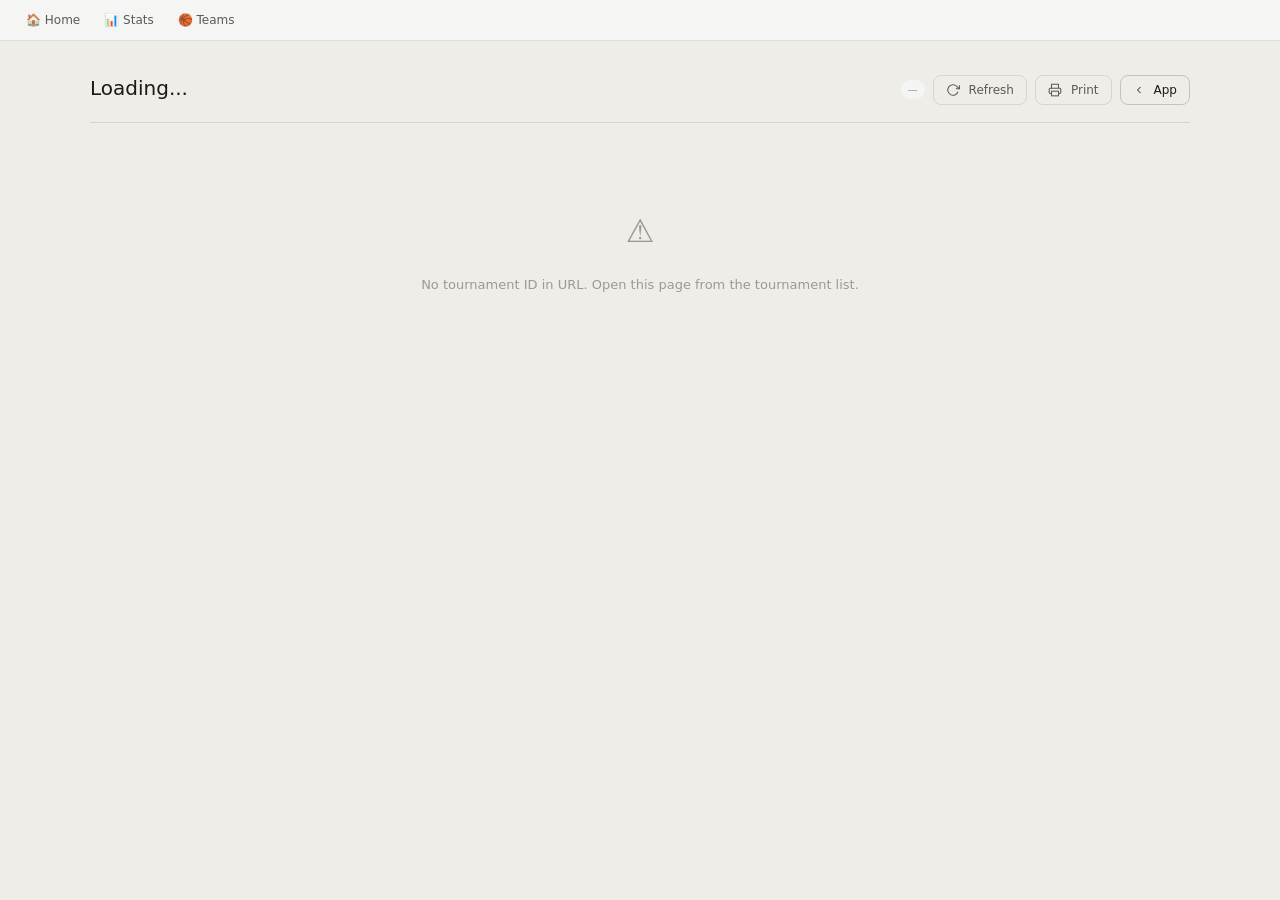
<file: pb_public/bracket.html>
<!DOCTYPE html>
<html lang="en">
<head>
<meta charset="UTF-8">
<meta name="viewport" content="width=device-width, initial-scale=1.0, maximum-scale=1.0">
<title>Bracket View — Tournament Manager</title>
<link rel="stylesheet" href="assets/css/styles.css?v=3.0.1">
<style>

  /* ============================================================
     BADGE / SEED TOGGLE
     .show-badges on #bc-wrap  → circles visible, seeds hidden
     Default                   → seeds visible, circles hidden
     ============================================================ */
  .bc-seed-num  { opacity: 1; transition: opacity .15s; }
  .bc-badge     { opacity: 0; transition: opacity .15s; pointer-events: none; }

  .show-badges .bc-seed-num { opacity: 0; }
  .show-badges .bc-badge    { opacity: 1; }

  /* ============================================================
     MOBILE TAB LAYOUT
     .mobile-tabs on #bc-wrap → show tab bar, panels switch
     ============================================================ */
  .bc-tab-bar {
    display         : none;
    gap             : 6px;
    padding         : 8px 12px 0;
    border-bottom   : 0.5px solid var(--border-light, #333);
    background      : var(--bg-secondary, #1e1e1e);
  }
  .bc-tab-btn {
    flex            : 1;
    padding         : 7px 0;
    font-size       : 12px;
    font-weight     : 500;
    text-align      : center;
    color           : var(--text-tertiary, #888);
    background      : none;
    border          : none;
    border-bottom   : 2px solid transparent;
    cursor          : pointer;
    font-family     : inherit;
    margin-bottom   : -1px;
    transition      : color .15s, border-color .15s;
  }
  .bc-tab-btn.active {
    color        : var(--accent, #1D9E75);
    border-color : var(--accent, #1D9E75);
  }

  /* Tab panels — hidden by default inside .mobile-tabs */
  .bc-tab-panel           { display: block; }

  /* ============================================================
     TOGGLE BUTTONS IN HEADER
     ============================================================ */
  .btn-toggle {
    display      : inline-flex;
    align-items  : center;
    gap          : 5px;
    padding      : 5px 10px;
    font-size    : 12px;
    font-weight  : 500;
    border-radius: var(--radius-md, 6px);
    border       : 0.5px solid var(--border-light, #444);
    background   : var(--bg-secondary, #1e1e1e);
    color        : var(--text-secondary, #bbb);
    cursor       : pointer;
    font-family  : inherit;
    transition   : background .15s, color .15s, border-color .15s;
  }
  .btn-toggle:hover        { background: var(--bg-tertiary, #2a2a2a); color: var(--text-primary, #eee); }
  .btn-toggle.active       { background: var(--accent, #1D9E75); color: #fff; border-color: var(--accent, #1D9E75); }
  .btn-toggle svg          { width: 14px; height: 14px; flex-shrink: 0; }

  /* ============================================================
     PRINT
     ============================================================ */
  @media print {
    .app-nav,
    .bottom-nav,
    .bracket-page-actions,
    .bc-zoom-controls,
    .bc-zoom-hint,
    .bc-tab-bar             { display: none !important; }
    body                    { background: #fff; }
    .bc-match               { break-inside: avoid; }
    .bc-zoom-wrap           { overflow: visible !important; height: auto !important; }
    .bc-inner               { transform: none !important; }
  }
  /* Add inside the <style> block in bracket.html */
  @media (min-width: 769px) {
    #btn-orientation { display: none; }
  }
</style>
</head>
<body>

<!-- =========================================================================
     SVG ICON SPRITE — fetched once, injected into DOM
     bracket.js references #icon-trophy via <use href="#icon-trophy">
     ========================================================================= -->
<script>
  fetch('assets/icons.svg')
    .then(r => r.text())
    .then(svg => {
      const div = document.createElement('div');
      div.innerHTML = svg;
      // Insert as very first child of body so all <use> refs resolve
      document.body.insertBefore(div.firstChild, document.body.firstChild);
    })
    .catch(() => {}); // non-fatal — trophy falls back gracefully if icons.svg missing
</script>

<!-- =========================================================================
     TOP NAV
     ========================================================================= -->
 <nav class="app-nav" id="app-nav">
    <div class="app-nav-links">
      <a href="index.html" class="nav-link" id="nav-home">🏠 Home</a>
      <a href="stats.html" class="nav-link" id="nav-stats">📊 Stats</a>
      <a href="teams.html" class="nav-link" id="nav-teams">🏀 Teams</a>
    </div>
    <div id="auth-controls"></div>
  </nav>

  <!-- Bottom nav bar (mobile only) -->
  <nav class="bottom-nav">
    <a href="index.html" class="bottom-nav-item active">
      <span class="nav-icon">🏠</span>Home
    </a>
    <a href="stats.html" class="bottom-nav-item">
      <span class="nav-icon">📊</span>Stats
    </a>
    <a href="teams.html" class="bottom-nav-item">
      <span class="nav-icon">🏀</span> Teams
    </a>
    <a href="login.html" class="bottom-nav-item" id="bottom-nav-auth">
      <span class="nav-icon">👤</span>Account
    </a>
  </nav>

<!-- =========================================================================
     PAGE CONTENT
     ========================================================================= -->
<div class="page-wrapper">
<div class="app wide">

  <!-- BRACKET PAGE HEADER -------------------------------------------------- -->
  <div class="app-header">
    <div>
      <div class="bracket-page-title" id="bracket-title">Loading...</div>
      <div class="bracket-page-meta"  id="bracket-meta"></div>
    </div>

    <!-- Action buttons — right side of header -->
    <div class="app-header-right bracket-page-actions"
         style="display:flex;align-items:center;gap:8px;flex-wrap:wrap;">

      <span class="status-badge badge-pending" id="bracket-status">—</span>

      <!-- Tab / full view toggle -->
     <button class="btn-toggle" id="btn-orientation"
              onclick="BracketPage.toggleOrientation(); this.classList.toggle('active');"
              title="Switch between top-down and left-right bracket layout">
        <svg width="14" height="14"><use href="#icon-bracket"/></svg>
        Horizontal
      </button>

      <button class="btn sm ghost" onclick="BracketPage.refresh()" title="Reload bracket data">
        <svg width="14" height="14" style="vertical-align:-2px;margin-right:3px">
          <use href="#icon-refresh"/>
        </svg>
        Refresh
      </button>

      <button class="btn sm ghost" onclick="BracketPage.print()" title="Print bracket">
        <svg width="14" height="14" style="vertical-align:-2px;margin-right:3px">
          <use href="#icon-print"/>
        </svg>
        Print
      </button>

      <a class="btn sm" href="index.html">
        <svg width="12" height="12" style="vertical-align:-1px;margin-right:3px">
          <use href="#icon-back"/>
        </svg>
        App
      </a>

    </div>
  </div>

  <!-- CHAMPION BOX — shown only when tournament is completed --------------- -->
  <div class="champion-box" id="champion-box" style="display:none;animation:none;"></div>

  <!-- BRACKET CANVAS — populated by bracket.js ---------------------------- -->
  <div id="bracket-canvas-area">
    <div class="no-bracket">
      <svg width="32" height="32" style="display:block;margin:0 auto 0.75rem">
        <use href="#icon-pending"/>
      </svg>
      Loading bracket...
    </div>
  </div>

</div><!-- /.app -->
</div><!-- /.page-wrapper -->

<!-- =========================================================================
     SCRIPTS
     bracket.js references:
       • BracketPage.toggleBadges() — defined in bracket.js
       • BracketPage.toggleTabs()   — defined in bracket.js
       • #bc-wrap                   — rendered inside bracket-canvas-area by bracket.js
       • #icon-trophy               — from icons.svg sprite
     ========================================================================= -->
<script src="assets/js/pocketbase.umd.js"></script>
<script src="assets/js/bracket.js?v=6.0.1>"></script>
</body>
</html>
</file>
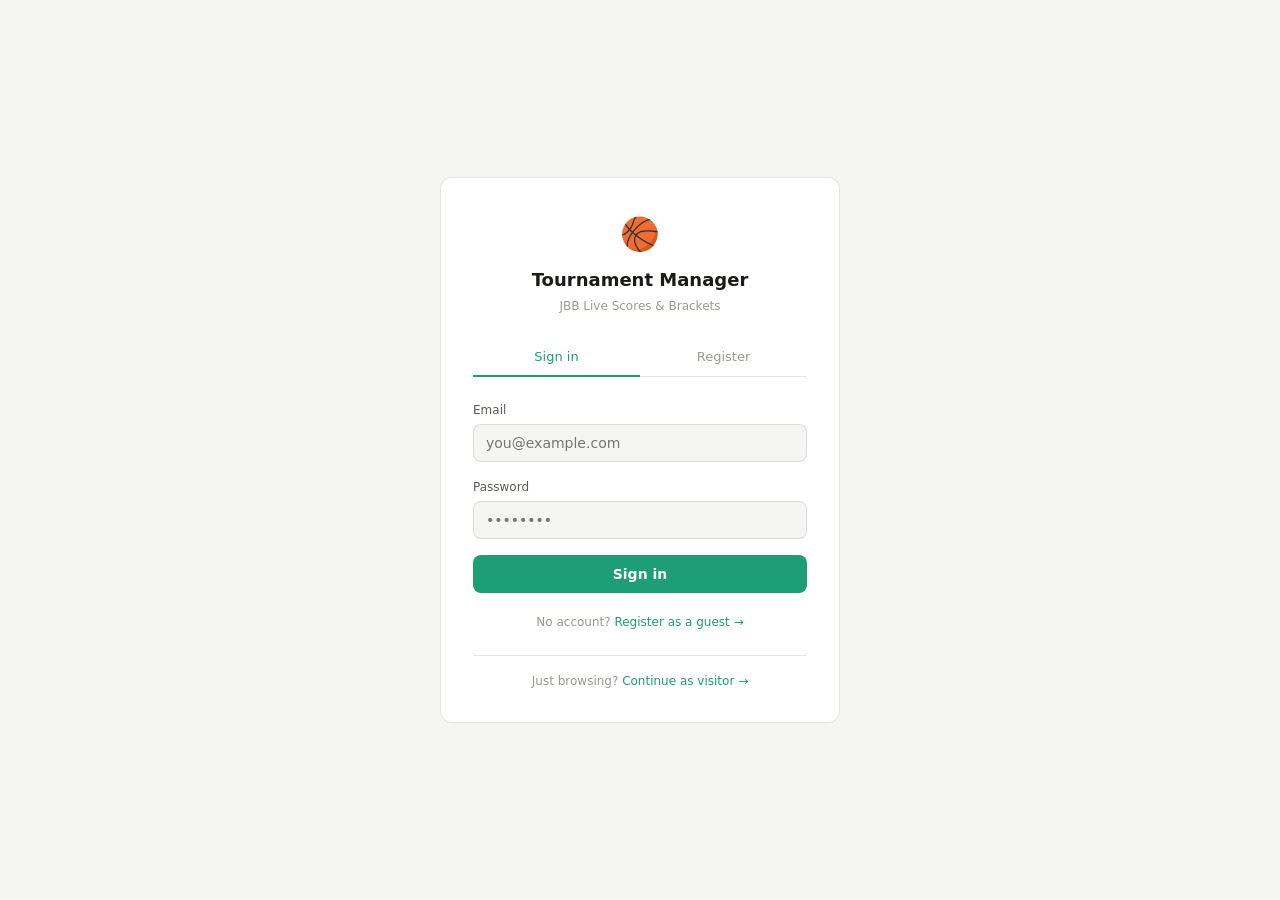
<file: pb_public/login.html>
<!DOCTYPE html>
<html lang="en">
<head>
  <meta charset="UTF-8" />
  <meta name="viewport" content="width=device-width, initial-scale=1.0" />
  <title>Login — Tournament Manager</title>
  <link rel="stylesheet" href="assets/css/styles.css">
  <style>
    .login-wrap {
      min-height: 100vh;
      display: flex;
      align-items: center;
      justify-content: center;
      padding: 1rem;
      background: var(--bg-secondary);
    }
    .login-card {
      background: var(--bg-primary);
      border: 0.5px solid var(--border-light);
      border-radius: var(--radius-lg);
      padding: 2rem;
      width: 100%;
      max-width: 400px;
    }
    .login-logo  { text-align:center;font-size:32px;margin-bottom:0.5rem; }
    .login-title { text-align:center;font-size:18px;font-weight:600;color:var(--text-primary);margin-bottom:0.25rem; }
    .login-sub   { text-align:center;font-size:12px;color:var(--text-tertiary);margin-bottom:1.5rem; }

    .auth-tabs {
      display: flex;
      border-bottom: 1px solid var(--border-light);
      margin-bottom: 1.5rem;
    }
    .auth-tab {
      flex: 1;
      padding: 8px;
      font-size: 13px;
      font-weight: 500;
      text-align: center;
      cursor: pointer;
      color: var(--text-tertiary);
      border-bottom: 2px solid transparent;
      margin-bottom: -1px;
      transition: color 0.15s, border-color 0.15s;
    }
    .auth-tab.active {
      color: var(--accent);
      border-bottom-color: var(--accent);
    }
    .auth-panel { display: none; }
    .auth-panel.active { display: block; }

    .login-field { margin-bottom: 1rem; }
    .login-field label {
      display: block;
      font-size: 12px;
      font-weight: 500;
      color: var(--text-secondary);
      margin-bottom: 5px;
    }
    .login-field input {
      width: 100%;
      padding: 10px 12px;
      font-size: 14px;
      border: 1px solid var(--border-light);
      border-radius: var(--radius-md);
      background: var(--bg-secondary);
      color: var(--text-primary);
      box-sizing: border-box;
      transition: border-color 0.15s;
    }
    .login-field input:focus { outline:none;border-color:var(--accent); }

    .login-btn {
      width: 100%;
      padding: 11px;
      font-size: 14px;
      font-weight: 600;
      background: var(--accent);
      color: #fff;
      border: none;
      border-radius: var(--radius-md);
      cursor: pointer;
      margin-top: 0.5rem;
      transition: opacity 0.15s;
    }
    .login-btn:hover    { opacity: 0.88; }
    .login-btn:disabled { opacity: 0.5; cursor: not-allowed; }

    .auth-msg {
      display: none;
      font-size: 12px;
      padding: 8px 12px;
      border-radius: var(--radius-md);
      margin-top: 0.75rem;
    }
    .auth-msg.error {
      display: block;
      background: #fef2f2;
      border: 0.5px solid var(--danger);
      color: var(--danger);
    }
    .auth-msg.success {
      display: block;
      background: var(--bg-success);
      border: 0.5px solid var(--accent);
      color: var(--accent);
    }
    .login-guest {
      text-align: center;
      margin-top: 1.25rem;
      font-size: 12px;
      color: var(--text-tertiary);
    }
    .login-guest a { color:var(--accent);text-decoration:none;font-weight:500;cursor:pointer; }

    .password-wrap { position: relative; }
    .password-toggle {
      position: absolute;
      right: 10px;
      top: 50%;
      transform: translateY(-50%);
      font-size: 14px;
      cursor: pointer;
      color: var(--text-tertiary);
      background: none;
      border: none;
      padding: 2px;
    }
  </style>
</head>
<body>
  <div class="login-wrap">
    <div class="login-card">
      <div class="login-logo">🏀</div>
      <div class="login-title">Tournament Manager</div>
      <div class="login-sub">JBB Live Scores &amp; Brackets</div>

      <!-- Tabs -->
      <div class="auth-tabs">
        <div class="auth-tab active" id="tab-signin"   onclick="switchTab('signin')">Sign in</div>
        <div class="auth-tab"        id="tab-register" onclick="switchTab('register')">Register</div>
      </div>

      <!-- Sign in panel -->
      <div class="auth-panel active" id="panel-signin">
        <div class="login-field">
          <label for="signin-email">Email</label>
          <input type="email" id="signin-email" placeholder="you@example.com" autocomplete="email" />
        </div>
        <div class="login-field">
          <label for="signin-password">Password</label>
          <div class="password-wrap">
            <input type="password" id="signin-password" placeholder="••••••••" autocomplete="current-password" />
            <button class="password-toggle" onclick="togglePassword('signin-password', this)" type="button"><svg class="icon icon-sm"><use href="#icon-eye"/></svg></button>
          </div>
        </div>
        <button class="login-btn" id="btn-signin" onclick="doSignIn()">Sign in</button>
        <div class="auth-msg" id="signin-msg"></div>
        <div class="login-guest">
          No account? <a onclick="switchTab('register')">Register as a guest →</a>
        </div>
      </div>

      <!-- Register panel -->
      <div class="auth-panel" id="panel-register">
        <div class="login-field">
          <label for="reg-name">Your name</label>
          <input type="text" id="reg-name" placeholder="e.g. John Kamau" maxlength="60" autocomplete="name" />
        </div>
        <div class="login-field">
          <label for="reg-email">Email</label>
          <input type="email" id="reg-email" placeholder="you@example.com" autocomplete="email" />
        </div>
        <div class="login-field">
          <label for="reg-password">Password</label>
          <div class="password-wrap">
            <input type="password" id="reg-password" placeholder="At least 8 characters" autocomplete="new-password" />
            <button class="password-toggle" onclick="togglePassword('reg-password', this)" type="button">👁</button>
          </div>
        </div>
        <div class="login-field">
          <label for="reg-confirm">Confirm password</label>
          <div class="password-wrap">
            <input type="password" id="reg-confirm" placeholder="Repeat password" autocomplete="new-password" />
            <button class="password-toggle" onclick="togglePassword('reg-confirm', this)" type="button"><svg class="icon icon-sm"><use href="#icon-eye"/></svg></button>
          </div>
        </div>
        <button class="login-btn" id="btn-register" onclick="doRegister()">Create account</button>
        <div class="auth-msg" id="reg-msg"></div>
        <div class="login-guest">
          Already have an account? <a onclick="switchTab('signin')">Sign in →</a>
        </div>
      </div>

      <!-- Guest view link -->
      <div class="login-guest" style="margin-top:1.5rem;padding-top:1rem;border-top:0.5px solid var(--border-light);">
        Just browsing? <a href="index.html">Continue as visitor →</a>
      </div>
    </div>
  </div>

  <!-- FIX 1: Correct path matching index.html -->
  <script src="assets/js/pocketbase.umd.js"></script>
  <script>
    // FIX 2: Same dev/prod URL logic as main.js so localhost works
    const API_BASE_URL =
      window.location.hostname === 'localhost' ||
      window.location.hostname === '127.0.0.1'
        ? 'http://127.0.0.1:8090'
        : window.location.origin;

    const pb = new PocketBase(API_BASE_URL);

    // Already logged in — go straight to app
    if (pb.authStore.isValid) {
      window.location.href = 'index.html';
    }

    function switchTab(tab) {
      document.getElementById('tab-signin').classList.toggle('active',    tab === 'signin');
      document.getElementById('tab-register').classList.toggle('active',  tab === 'register');
      document.getElementById('panel-signin').classList.toggle('active',  tab === 'signin');
      document.getElementById('panel-register').classList.toggle('active',tab === 'register');
    }

    function togglePassword(inputId, btn) {
      const input = document.getElementById(inputId);
      const show  = input.type === 'password';
      input.type  = show ? 'text' : 'password';
      btn.textContent = show ? '🙈' : '👁';
    }

    function showMsg(elId, text, type) {
      const el     = document.getElementById(elId);
      el.textContent = text;
      el.className   = `auth-msg ${type}`;
    }

    async function doSignIn() {
      const email    = document.getElementById('signin-email').value.trim();
      const password = document.getElementById('signin-password').value;
      const btn      = document.getElementById('btn-signin');

      if (!email || !password) {
        showMsg('signin-msg', 'Please enter your email and password.', 'error');
        return;
      }

      btn.disabled    = true;
      btn.textContent = 'Signing in...';

      try {
        await pb.collection('users').authWithPassword(email, password);
        window.location.href = 'index.html';
      } catch (e) {
        console.error('Sign in error:', e);
        showMsg('signin-msg', 'Invalid email or password.', 'error');
        btn.disabled    = false;
        btn.textContent = 'Sign in';
      }
    }

    async function doRegister() {
      const name     = document.getElementById('reg-name').value.trim();
      const email    = document.getElementById('reg-email').value.trim();
      const password = document.getElementById('reg-password').value;
      const confirm  = document.getElementById('reg-confirm').value;
      const btn      = document.getElementById('btn-register');

      if (!name) {
        showMsg('reg-msg', 'Please enter your name.', 'error'); return;
      }
      if (!email || !/^[^\s@]+@[^\s@]+\.[^\s@]+$/.test(email)) {
        showMsg('reg-msg', 'Please enter a valid email address.', 'error'); return;
      }
      if (password.length < 8) {
        showMsg('reg-msg', 'Password must be at least 8 characters.', 'error'); return;
      }
      if (password !== confirm) {
        showMsg('reg-msg', 'Passwords do not match.', 'error'); return;
      }

      btn.disabled    = true;
      btn.textContent = 'Creating account...';

      try {
        await pb.collection('users').create({
          name,
          email,
          password,
          passwordConfirm : confirm,
          role            : 'guest',
        });

        // Auto sign in after registration
        await pb.collection('users').authWithPassword(email, password);
        window.location.href = 'index.html';

      } catch (e) {
        console.error('Register error:', e);
        // FIX 3: better error extraction covering more PocketBase error shapes
        const data = e?.data?.data ?? {};
        const msg  =
          data.email?.message    ??
          data.password?.message ??
          data.name?.message     ??
          e?.message             ??
          'Registration failed. Please try again.';
        showMsg('reg-msg', msg, 'error');
        btn.disabled    = false;
        btn.textContent = 'Create account';
      }
    }

    // Enter key support
    document.addEventListener('keydown', e => {
      if (e.key !== 'Enter') return;
      const panel = document.querySelector('.auth-panel.active');
      if (!panel) return;
      if (panel.id === 'panel-signin')   doSignIn();
      if (panel.id === 'panel-register') doRegister();
    });
  </script>
</body>
</html>
</file>
<file: pb_public/assets/css/styles.css>
/*
 * =============================================================================
 * BASKETBALL TOURNAMENT MANAGER — styles.css
 * Version : 3.0.1
 *
 * TABLE OF CONTENTS
 * -----------------
 * 1.  CSS Custom Properties (Design Tokens)
 * 2.  Reset & Base
 * 3.  Layout
 * 4.  App Header
 * 5.  Screen Visibility
 * 6.  Section Labels
 * 7.  Cards
 * 8.  Buttons
 * 9.  Format Picker
 * 10. Team Count Input
 * 11. Team Name Inputs
 * 12. Banners (Error / Success)
 * 13. Home Screen — Tournament List
 * 14. Fixtures Screen — Stats, Tabs, Rounds
 * 15. Match Cards
 * 16. Score Entry Modal
 * 17. Bracket Page  (bracket.html)
 * 18. Debug Log Panel
 * 19. Utilities
 * 20. Animations
 * =============================================================================
 */

/* =============================================================================
   1. CSS CUSTOM PROPERTIES (DESIGN TOKENS)
   Light mode defaults. Dark mode overrides via prefers-color-scheme.
   ============================================================================= */
:root {
  /* Backgrounds */
  --bg-primary    : #ffffff;
  --bg-secondary  : #f5f5f3;
  --bg-tertiary   : #eeede8;
  --bg-info       : #e6f1fb;
  --bg-success    : #e6f7f1;
  --bg-error      : #fdf0f0;
  --bg-warning    : #fff8e6;

  /* Text */
  --text-primary  : #1a1a18;
  --text-secondary: #5a5a56;
  --text-tertiary : #9a9993;
  --text-info     : #185fa5;
  --text-success  : #0f6e56;
  --text-error    : #9b2020;
  --text-warning  : #7a5000;

  /* Borders */
  --border-light  : rgba(0,0,0,0.10);
  --border-mid    : rgba(0,0,0,0.18);

  /* Brand */
  --accent        : #1D9E75;
  --accent-dark   : #0F6E56;
  --danger        : #d94f4f;
  --warning       : #d4860a;

  /* Border radii */
  --radius-sm     : 5px;
  --radius-md     : 8px;
  --radius-lg     : 12px;
  --radius-xl     : 16px;

  /* Typography */
  --font          : 'Segoe UI', system-ui, -apple-system, sans-serif;
  --font-mono     : 'Cascadia Code', 'Consolas', 'Courier New', monospace;
}

@media (prefers-color-scheme: dark) {
  :root {
    --bg-primary    : #1e1e1c;
    --bg-secondary  : #2a2a28;
    --bg-tertiary   : #333330;
    --bg-info       : #0c2540;
    --bg-success    : #0a2318;
    --bg-error      : #2a1010;
    --bg-warning    : #2a1e00;
    --text-primary  : #f0efea;
    --text-secondary: #a8a89f;
    --text-tertiary : #6a6a62;
    --text-info     : #85b7eb;
    --text-success  : #4ecda0;
    --text-error    : #f5a0a0;
    --text-warning  : #f0c060;
    --border-light  : rgba(255,255,255,0.08);
    --border-mid    : rgba(255,255,255,0.15);
  }
}

/* =============================================================================
   2. RESET & BASE
   ============================================================================= */
*, *::before, *::after {
  box-sizing : border-box;
  margin     : 0;
  padding    : 0;
}

html { scroll-behavior: smooth; }

body {
  font-family : var(--font);
  background  : var(--bg-tertiary);
  color       : var(--text-primary);
  min-height  : 100vh;
  line-height : 1.5;
  -webkit-font-smoothing: antialiased;
}

input, button, select, textarea {
  font-family : inherit;
  font-size   : inherit;
}

/* =============================================================================
   3. LAYOUT
   ============================================================================= */
.page-wrapper {
  display         : flex;
  justify-content : center;
  padding         : 2rem 1rem 4rem;
}

.app {
  width     : 100%;
  max-width : 720px;
}

/* Bracket page gets a wider canvas */
.app.wide {
  max-width : 1100px;
}

/* =============================================================================
   4. APP HEADER
   ============================================================================= */
.app-header {
  display         : flex;
  align-items     : center;
  justify-content : space-between;
  margin-bottom   : 2rem;
  padding-bottom  : 1rem;
  border-bottom   : 0.5px solid var(--border-light);
}

.app-header h1 {
  font-size   : 18px;
  font-weight : 500;
}

.app-header p {
  font-size  : 12px;
  color      : var(--text-tertiary);
  margin-top : 2px;
}

.app-header-right {
  display     : flex;
  align-items : center;
  gap         : 8px;
}

/* Connection indicator dot */
.conn-dot {
  width         : 8px;
  height        : 8px;
  border-radius : 50%;
  background    : #ccc;
  display       : inline-block;
}
.conn-dot.online  { background: var(--accent); }
.conn-dot.offline { background: var(--danger); }

.conn-label {
  font-size : 11px;
  color     : var(--text-tertiary);
}

/* =============================================================================
   4b. BOTTOM NAV BAR (mobile) + TOP NAV BAR (desktop)
   ============================================================================= */

/* Top nav — visible on desktop, hidden on mobile */
.app-nav {
  display         : flex;
  align-items     : center;
  justify-content : space-between;
  padding         : 6px 1rem;
  background      : var(--bg-secondary);
  border-bottom   : 0.5px solid var(--border-light);
}

.app-nav-links {
  display     : flex;
  align-items : center;
  gap         : 4px;
}

#auth-controls {
  display     : flex;
  align-items : center;
  gap         : 8px;
}
.app-nav .nav-link {
  display         : inline-flex;
  align-items     : center;
  gap             : 5px;
  padding         : 5px 10px;
  border-radius   : var(--radius-md);
  font-size       : 12px;
  font-weight     : 500;
  color           : var(--text-secondary);
  text-decoration : none;
  border          : none;
  background      : transparent;
  cursor          : pointer;
  transition      : background 0.12s, color 0.12s;
  white-space     : nowrap;
}
.app-nav .nav-link:hover  { background: var(--bg-tertiary); color: var(--text-primary); }
.app-nav .nav-link.active { background: var(--bg-primary); color: var(--accent);
                             border: 0.5px solid var(--border-light); }

/* Bottom nav bar — mobile only */
.bottom-nav {
  display  : none;
  position : fixed;
  bottom   : 0; left : 0; right : 0;
  height   : 58px;
  background    : var(--bg-primary);
  border-top    : 0.5px solid var(--border-light);
  z-index       : 90;
  align-items   : stretch;
  box-shadow    : 0 -2px 12px rgba(0,0,0,0.06);
}

.bottom-nav-item {
  flex            : 1;
  display         : flex;
  flex-direction  : column;
  align-items     : center;
  justify-content : center;
  gap             : 3px;
  font-size       : 10px;
  font-weight     : 500;
  color           : var(--text-tertiary);
  text-decoration : none;
  border          : none;
  background      : transparent;
  cursor          : pointer;
  padding         : 8px 4px 10px;
  transition      : color 0.12s;
  -webkit-tap-highlight-color: transparent;
}
.bottom-nav-item .nav-icon { font-size: 20px; line-height: 1; }
.bottom-nav-item:hover,
.bottom-nav-item.active  { color: var(--accent); }

/* =============================================================================
   RESPONSIVE — mobile breakpoints
   ============================================================================= */

/* ≤ 600px: switch to bottom nav, tighten layout */
@media (max-width: 600px) {
  .page-wrapper {
    padding : 1rem 0.75rem 80px; /* bottom padding clears the bottom nav */
  }

  /* Hide top nav on mobile — bottom nav takes over */
  .app-nav          { display: none; }
  .bottom-nav       { display: flex; }

  /* App header: stack vertically */
  .app-header {
    flex-direction : column;
    align-items    : flex-start;
    gap            : 8px;
    margin-bottom  : 1rem;
  }
  .app-header-right {
    width     : 100%;
    flex-wrap : wrap;
    gap       : 6px;
  }

  /* Auth bar: stack left nav links and auth controls */
  #auth-bar {
    flex-direction : column !important;
    align-items    : flex-start !important;
    gap            : 8px !important;
  }
  #auth-controls { flex-wrap: wrap; }

  /* Schedule header: stack */
  .schedule-header {
    flex-direction : column;
    gap            : 0.75rem;
  }
  .schedule-header .btn-row { flex-wrap: wrap; }

  /* Stats row: 2 cols instead of 3 */
  .stats-row { grid-template-columns: repeat(2, 1fr); }

  /* Format grid: 1 column */
  .format-grid { grid-template-columns: 1fr 1fr; }

  /* Team inputs: single column */
  .team-inputs-grid { grid-template-columns: 1fr; }

  /* Tournament item: wrap actions below name */
  .tournament-item {
    flex-direction : column;
    align-items    : flex-start;
    gap            : 8px;
  }
  .tournament-item-actions { width: 100%; justify-content: flex-end; }

  /* Match cards: tighten padding */
  .match-card { padding: 0.55rem 0.65rem; gap: 6px; }
  .team-a, .team-b { font-size: 12px; }

  /* Modal: full-width on small screens */
  .modal { max-width: 100%; margin: auto 0 0; border-radius: var(--radius-lg) var(--radius-lg) 0 0; }
  .modal-overlay { align-items: flex-end; padding: 0; }
}

/* 601–768px: tablet — keep top nav, tighten a bit */
@media (min-width: 601px) and (max-width: 768px) {
  .page-wrapper { padding: 1.25rem 1rem 3rem; }

  .schedule-header { flex-wrap: wrap; }
  .schedule-header .btn-row { flex-wrap: wrap; }

  .stats-row { grid-template-columns: repeat(3, 1fr); }
  .team-inputs-grid { grid-template-columns: 1fr 1fr; }

  .tournament-item-actions { flex-wrap: wrap; }
}

/* =============================================================================
   5. SCREEN VISIBILITY
   Only .screen.active is shown. All others are hidden.
   ============================================================================= */
.screen         { display: none; }
.screen.active  { display: block; }

/* =============================================================================
   6. SECTION LABELS
   Small uppercase labels used above cards and sections.
   ============================================================================= */
.section-label {
  font-size      : 11px;
  font-weight    : 500;
  letter-spacing : 0.08em;
  text-transform : uppercase;
  color          : var(--text-tertiary);
  margin-bottom  : 0.75rem;
}

/* =============================================================================
   7. CARDS
   ============================================================================= */
.card {
  background    : var(--bg-primary);
  border        : 0.5px solid var(--border-light);
  border-radius : var(--radius-lg);
  padding       : 1.25rem;
  margin-bottom : 1rem;
}

/* =============================================================================
   8. BUTTONS
   ============================================================================= */
.btn {
  display         : inline-flex;
  align-items     : center;
  gap             : 6px;
  padding         : 0 18px;
  height          : 38px;
  border-radius   : var(--radius-md);
  font-size       : 13px;
  font-weight     : 500;
  cursor          : pointer;
  border          : 0.5px solid var(--border-mid);
  background      : transparent;
  color           : var(--text-primary);
  transition      : background 0.12s, opacity 0.12s, transform 0.08s;
  white-space     : nowrap;
  text-decoration : none;
}
.btn:hover    { background: var(--bg-secondary); }
.btn:active   { transform: scale(0.98); }
.btn:disabled { opacity: 0.45; cursor: not-allowed; pointer-events: none; }

.btn.primary { background: var(--accent);  border-color: var(--accent);  color: #fff; }
.btn.primary:hover { background: var(--accent-dark); }

.btn.danger  { background: var(--danger);  border-color: var(--danger);  color: #fff; }
.btn.danger:hover { background: #b83d3d; }

.btn.ghost   { border-color: var(--border-light); color: var(--text-secondary); }

/* Small variant */
.btn.sm { height: 30px; padding: 0 12px; font-size: 12px; }

.btn-row {
  display   : flex;
  gap       : 8px;
  flex-wrap : wrap;
  align-items: center;
}

/* =============================================================================
   9. FORMAT PICKER
   ============================================================================= */
.format-grid {
  display               : grid;
  grid-template-columns : repeat(3, 1fr);
  gap                   : 10px;
  margin-bottom         : 1.25rem;
}

.format-card {
  background    : var(--bg-primary);
  border        : 0.5px solid var(--border-light);
  border-radius : var(--radius-md);
  padding       : 0.85rem 0.75rem;
  cursor        : pointer;
  transition    : border-color 0.15s;
  text-align    : center;
}
.format-card:hover    { border-color: var(--border-mid); }
.format-card.selected { border: 1.5px solid var(--accent); }
.format-card .fmt-icon { font-size: 20px; margin-bottom: 6px; }
.format-card .fmt-name { font-size: 13px; font-weight: 500; color: var(--text-primary); }
.format-card .fmt-desc { font-size: 11px; color: var(--text-tertiary); margin-top: 3px; line-height: 1.4; }

.format-suggestion {
  font-size     : 12px;
  color         : var(--text-info);
  background    : var(--bg-info);
  border-radius : var(--radius-md);
  padding       : 6px 10px;
  margin-bottom : 1.25rem;
  display       : inline-block;
}

.format-card.disabled {
  opacity: 0.4;
  cursor: not-allowed;
  pointer-events: none;
}

/* =============================================================================
   10. TEAM COUNT INPUT
   ============================================================================= */
.team-count-row {
  display       : flex;
  align-items   : center;
  gap           : 12px;
  margin-bottom : 0.6rem;
}

.team-count-row label {
  font-size   : 13px;
  color       : var(--text-secondary);
  white-space : nowrap;
}

.team-count-row input[type="number"] {
  width         : 80px;
  height        : 38px;
  border        : 0.5px solid var(--border-mid);
  border-radius : var(--radius-md);
  background    : var(--bg-secondary);
  color         : var(--text-primary);
  font-size     : 18px;
  font-weight   : 500;
  text-align    : center;
  outline       : none;
  transition    : border-color 0.15s;
}
.team-count-row input[type="number"]:focus { border-color: var(--accent); }
.team-count-row input[type="number"].input-error { border-color: var(--danger); }

.team-count-hint {
  font-size     : 11px;
  color         : var(--text-tertiary);
  margin-bottom : 1.25rem;
}

/* =============================================================================
   11. TEAM NAME INPUTS
   ============================================================================= */
.team-inputs-grid {
  display               : grid;
  grid-template-columns : 1fr 1fr;
  gap                   : 8px;
  margin-bottom         : 1.25rem;
}

.team-input-wrap {
  display       : flex;
  align-items   : center;
  gap           : 8px;
  background    : var(--bg-secondary);
  border        : 0.5px solid var(--border-light);
  border-radius : var(--radius-md);
  padding       : 0 10px;
  height        : 38px;
}

.team-num {
  font-size   : 11px;
  font-weight : 500;
  color       : var(--text-tertiary);
  min-width   : 20px;
}

.team-input-wrap input {
  border     : none;
  background : transparent;
  font-size  : 13px;
  color      : var(--text-primary);
  outline    : none;
  flex       : 1;
  height     : 100%;
}

/* Tournament name input (full width) */
.tournament-name-input {
  width         : 100%;
  height        : 38px;
  border        : 0.5px solid var(--border-mid);
  border-radius : var(--radius-md);
  background    : var(--bg-secondary);
  color         : var(--text-primary);
  font-size     : 13px;
  padding       : 0 12px;
  outline       : none;
  transition    : border-color 0.15s;
  margin-bottom : 1rem;
}
.tournament-name-input:focus { border-color: var(--accent); }

select.tournament-name-input {
  appearance         : none;
  -webkit-appearance : none;
  background-image   : url("data:image/svg+xml,%3Csvg xmlns='http://www.w3.org/2000/svg' width='12' height='12' viewBox='0 0 12 12'%3E%3Cpath fill='%239a9993' d='M6 8L1 3h10z'/%3E%3C/svg%3E");
  background-repeat  : no-repeat;
  background-position: right 12px center;
  padding-right      : 32px;
}

/* =============================================================================
   12. BANNERS (ERROR / SUCCESS)
   ============================================================================= */
.error-banner,
.success-banner,
.warning-banner {
  display       : none;
  align-items   : center;
  gap           : 8px;
  border-radius : var(--radius-md);
  padding       : 8px 12px;
  margin-bottom : 1rem;
  font-size     : 12px;
}
.error-banner.visible,
.success-banner.visible,
.warning-banner.visible { display: flex; }

.error-banner {
  background : var(--bg-error);
  border     : 0.5px solid #f5c0c0;
  color      : var(--text-error);
}
.success-banner {
  background : var(--bg-success);
  border     : 0.5px solid #a0dfc4;
  color      : var(--text-success);
}
.warning-banner {
  background : var(--bg-warning);
  border     : 0.5px solid #f0d080;
  color      : var(--text-warning);
}

.banner-icon { font-size: 14px; flex-shrink: 0; }

/* =============================================================================
   13. HOME SCREEN — TOURNAMENT LIST
   ============================================================================= */
.tournament-list { margin-bottom: 1rem; }

.tournament-item {
  background      : var(--bg-primary);
  border          : 0.5px solid var(--border-light);
  border-radius   : var(--radius-md);
  padding         : 0.85rem 1rem;
  display         : flex;
  align-items     : center;
  justify-content : space-between;
  margin-bottom   : 6px;
  transition      : border-color 0.15s;
}
.tournament-item:hover { border-color: var(--border-mid); }

.tournament-item-info h3 {
  font-size   : 14px;
  font-weight : 500;
}
.tournament-item-info p {
  font-size  : 11px;
  color      : var(--text-tertiary);
  margin-top : 2px;
}

.tournament-item-actions {
  display     : flex;
  gap         : 6px;
  align-items : center;
  flex-wrap   : wrap;
}

.empty-state {
  text-align  : center;
  padding     : 3rem 1rem;
  color       : var(--text-tertiary);
  font-size   : 13px;
  line-height : 1.8;
}
.empty-state .empty-icon {
  font-size     : 32px;
  margin-bottom : 0.75rem;
  display       : block;
}

/* =============================================================================
   14. FIXTURES SCREEN — STATS, TABS, ROUNDS
   ============================================================================= */
.schedule-header {
  display         : flex;
  align-items     : flex-start;
  justify-content : space-between;
  margin-bottom   : 1.25rem;
  gap             : 1rem;
}
.schedule-title { font-size: 18px; font-weight: 500; }
.schedule-meta  { font-size: 12px; color: var(--text-tertiary); margin-top: 2px; }

.stats-row {
  display               : grid;
  grid-template-columns : repeat(3, 1fr);
  gap                   : 8px;
  margin-bottom         : 1.25rem;
}
.stat-box {
  background    : var(--bg-secondary);
  border-radius : var(--radius-md);
  padding       : 0.75rem;
  text-align    : center;
}
.stat-val { font-size: 22px; font-weight: 500; }
.stat-lbl { font-size: 11px; color: var(--text-tertiary); margin-top: 2px; }

/* Tabs */
.tab-row {
  display       : flex;
  gap           : 4px;
  margin-bottom : 1.25rem;
  background    : var(--bg-secondary);
  border-radius : var(--radius-md);
  padding       : 3px;
}
.tab {
  flex          : 1;
  padding       : 6px 0;
  text-align    : center;
  font-size     : 12px;
  font-weight   : 500;
  color         : var(--text-secondary);
  cursor        : pointer;
  border-radius : calc(var(--radius-md) - 2px);
  border        : none;
  background    : transparent;
  transition    : background 0.12s, color 0.12s;
}
.tab.active {
  background : var(--bg-primary);
  color      : var(--text-primary);
  border     : 0.5px solid var(--border-light);
}
.tab-panel        { display: none; }
.tab-panel.active { display: block; }

/* Round sections */
.round-section { margin-bottom: 1.5rem; }

.round-label {
  font-size      : 11px;
  font-weight    : 500;
  letter-spacing : 0.06em;
  text-transform : uppercase;
  color          : var(--text-tertiary);
  margin-bottom  : 8px;
  display        : flex;
  align-items    : center;
  gap            : 8px;
}
.round-label::after {
  content    : '';
  flex       : 1;
  height     : 0.5px;
  background : var(--border-light);
}

/* =============================================================================
   15. MATCH CARDS
   ============================================================================= */
.match-card {
  background    : var(--bg-primary);
  border        : 0.5px solid var(--border-light);
  border-radius : var(--radius-md);
  padding       : 0.65rem 1rem;
  display       : flex;
  align-items   : center;
  gap           : 10px;
  margin-bottom : 6px;
  transition    : border-color 0.15s, background 0.12s;
}
.match-card.clickable { cursor: pointer; }
.match-card.clickable:hover { border-color: var(--accent); }
.match-card.completed { background: var(--bg-secondary); }

.match-num {
  font-size   : 11px;
  color       : var(--text-tertiary);
  min-width   : 22px;
  font-weight : 500;
}

.team-a {
  flex        : 1;
  font-size   : 13px;
  font-weight : 500;
  text-align  : right;
}

.team-b {
  flex        : 1;
  font-size   : 13px;
  font-weight : 500;
}

.vs {
  font-size   : 11px;
  color       : var(--text-tertiary);
  font-weight : 500;
  padding     : 0 6px;
}

.match-score {
  font-size   : 12px;
  font-weight : 500;
  color       : var(--accent);
  white-space : nowrap;
  min-width   : 50px;
  text-align  : center;
}

.match-action {
  font-size : 11px;
  color     : var(--text-tertiary);
  min-width : 70px;
  text-align: right;
}

.tbd         { color: var(--text-tertiary) !important; font-style: italic; }
.winner-bold { font-weight: 700; color: var(--accent) !important; }

/* Status badges */
.status-badge {
  font-size     : 10px;
  font-weight   : 500;
  padding       : 2px 7px;
  border-radius : 99px;
  white-space   : nowrap;
}
.badge-pending   { background: var(--bg-secondary); color: var(--text-tertiary); }
.badge-active    { background: #FFF3CD; color: #7a5000; }
.badge-completed { background: var(--bg-success); color: var(--text-success); }
.badge-teal      { background: #E1F5EE; color: #0F6E56; }

/* =============================================================================
   16. SCORE ENTRY MODAL
   ============================================================================= */
.modal-overlay {
  display         : none;
  position        : fixed;
  inset           : 0;
  background      : rgba(0,0,0,0.45);
  z-index         : 100;
  justify-content : center;
  align-items     : center;
  padding         : 1rem;
  backdrop-filter : blur(2px);
}
.modal-overlay.open { display: flex; }

.modal {
  background    : var(--bg-primary);
  border        : 0.5px solid var(--border-light);
  border-radius : var(--radius-xl);
  padding       : 1.5rem;
  width         : 100%;
  max-width     : 380px;
  box-shadow    : 0 8px 40px rgba(0,0,0,0.2);
  animation     : modal-in 0.18s ease;
}

@keyframes modal-in {
  from { opacity: 0; transform: scale(0.96) translateY(8px); }
  to   { opacity: 1; transform: scale(1) translateY(0); }
}

.modal h2 {
  font-size     : 15px;
  font-weight   : 500;
  margin-bottom : 1.25rem;
}

.modal-teams {
  display               : grid;
  grid-template-columns : 1fr auto 1fr;
  align-items           : center;
  gap                   : 10px;
  margin-bottom         : 1.25rem;
}

.modal-team-name {
  font-size   : 13px;
  font-weight : 500;
  text-align  : center;
}

.modal-vs { font-size: 11px; color: var(--text-tertiary); }

.score-inputs {
  display               : grid;
  grid-template-columns : 1fr auto 1fr;
  align-items           : center;
  gap                   : 10px;
  margin-bottom         : 1.25rem;
}

.score-input {
  width         : 100%;
  height        : 56px;
  border        : 0.5px solid var(--border-mid);
  border-radius : var(--radius-md);
  background    : var(--bg-secondary);
  color         : var(--text-primary);
  font-size     : 26px;
  font-weight   : 500;
  text-align    : center;
  outline       : none;
  transition    : border-color 0.15s;
}
.score-input:focus { border-color: var(--accent); }

.score-sep {
  font-size  : 20px;
  color      : var(--text-tertiary);
  text-align : center;
}

.modal-error {
  font-size     : 12px;
  color         : var(--text-error);
  margin-bottom : 0.75rem;
  display       : none;
}
.modal-error.visible { display: block; }

/* Edit result note */
.modal-edit-note {
  font-size     : 11px;
  color         : var(--text-warning);
  background    : var(--bg-warning);
  border-radius : var(--radius-sm);
  padding       : 4px 8px;
  margin-bottom : 0.75rem;
  display       : none;
}
.modal-edit-note.visible { display: block; }

/* =============================================================================
   17. BRACKET PAGE (bracket.html)
   ============================================================================= */

/* Bracket canvas — horizontally scrollable */
.bracket-page-header {
  display         : flex;
  align-items     : center;
  justify-content : space-between;
  margin-bottom   : 1.5rem;
  flex-wrap       : wrap;
  gap             : 0.75rem;
}

.bracket-page-title { font-size: 20px; font-weight: 500; }
.bracket-page-meta  { font-size: 12px; color: var(--text-tertiary); margin-top: 3px; }

.bracket-canvas-wrap {
  overflow-x    : auto;
  overflow-y    : visible;
  padding-bottom: 1.5rem;
}

.bracket-canvas {
  display     : flex;
  align-items : flex-start;
  gap         : 0;
  min-width   : max-content;
  padding     : 1rem 0.5rem;
}

/* Each round column */
.bc-round {
  display        : flex;
  flex-direction : column;
  min-width      : 180px;
  padding        : 0 16px;
  position       : relative;
}

/* Vertical connector line between rounds */
.bc-round::after {
  content    : '';
  position   : absolute;
  right      : 0;
  top        : 10%;
  height     : 80%;
  width      : 1px;
  background : var(--border-light);
}
.bc-round:last-child::after { display: none; }

.bc-round-label {
  font-size      : 10px;
  text-transform : uppercase;
  letter-spacing : 0.08em;
  color          : var(--text-tertiary);
  font-weight    : 600;
  text-align     : center;
  margin-bottom  : 16px;
  padding-bottom : 8px;
  border-bottom  : 0.5px solid var(--border-light);
}

.bc-matches {
  display        : flex;
  flex-direction : column;
  gap            : 12px;
  flex           : 1;
  justify-content: space-around;
}

/* Individual bracket match card */
.bc-match {
  background    : var(--bg-primary);
  border        : 1px solid var(--border-light);
  border-radius : var(--radius-md);
  overflow      : hidden;
  transition    : border-color 0.15s, box-shadow 0.15s;
  cursor        : default;
}
.bc-match.clickable { cursor: pointer; }
.bc-match.clickable:hover {
  border-color : var(--accent);
  box-shadow   : 0 2px 12px rgba(29,158,117,0.15);
}
.bc-match.done { border-color: var(--accent); }
.bc-match.tbd-match { opacity: 0.5; }

/* Each team row within a bracket match */
.bc-team {
  display         : flex;
  align-items     : center;
  justify-content : space-between;
  padding         : 7px 10px;
  font-size       : 12px;
  border-bottom   : 0.5px solid var(--border-light);
  min-height      : 34px;
}
.bc-team:last-child { border-bottom: none; }

.bc-team-name {
  white-space   : nowrap;
  overflow      : hidden;
  text-overflow : ellipsis;
  max-width     : 120px;
}

.bc-team.tbd .bc-team-name  { color: var(--text-tertiary); font-style: italic; }
.bc-team.bye .bc-team-name  { color: var(--text-tertiary); font-style: italic; }
.bc-team.winner { background: var(--bg-success); }
.bc-team.winner .bc-team-name { font-weight: 600; color: var(--accent); }

.bc-score {
  font-size   : 12px;
  font-weight : 600;
  color       : var(--text-tertiary);
  margin-left : 8px;
  flex-shrink : 0;
}
.bc-team.winner .bc-score { color: var(--accent); }

/* Champion display */
.champion-box {
  border-radius : var(--radius-lg);
  padding       : 1.5rem;
  text-align    : center;
  color         : #fff;
  margin-top    : 1.5rem;
}
.champion-box .trophy { font-size: 36px; margin-bottom: 0.5rem; }
.champion-box h2 { font-size: 13px; font-weight: 400; opacity: 0.8; margin-bottom: 4px; }
.champion-box .champion-name { font-size: 22px; font-weight: 600; }
.champion-box.is-visible {animation: champion-shimmer 3s ease-in-out infinite,
                     champion-appear 0.6s cubic-bezier(0.34, 1.56, 0.64, 1) both;}

/* Group stage bracket labels */
.group-bracket-label {
  font-size      : 12px;
  font-weight    : 500;
  color          : var(--text-secondary);
  margin-bottom  : 8px;
  padding-bottom : 6px;
  border-bottom  : 0.5px solid var(--border-light);
}

/* No bracket state */
.no-bracket {
  text-align  : center;
  padding     : 3rem 1rem;
  color       : var(--text-tertiary);
  font-size   : 13px;
  line-height : 1.8;
}

/* =============================================================================
   18. DEBUG LOG PANEL
   ============================================================================= */
.log-toggle {
  font-size   : 11px;
  color       : var(--text-tertiary);
  cursor      : pointer;
  user-select : none;
  display     : inline-flex;
  align-items : center;
  gap         : 4px;
  margin-top  : 1.5rem;
  padding     : 4px 0;
}
.log-toggle:hover { color: var(--text-secondary); }

.log-panel {
  display       : none;
  background    : var(--bg-secondary);
  border        : 0.5px solid var(--border-light);
  border-radius : var(--radius-md);
  padding       : 10px 12px;
  margin-top    : 6px;
  max-height    : 220px;
  overflow-y    : auto;
  font-family   : var(--font-mono);
  font-size     : 11px;
  line-height   : 1.6;
}
.log-panel.open { display: block; }

.log-entry         { display: flex; gap: 10px; }
.log-time          { color: var(--text-tertiary); flex-shrink: 0; }
.log-level-INFO    { color: #1D9E75; flex-shrink: 0; min-width: 40px; }
.log-level-WARN    { color: #d4860a; flex-shrink: 0; min-width: 40px; }
.log-level-ERROR   { color: var(--danger); flex-shrink: 0; min-width: 40px; }
.log-level-DEBUG   { color: #7a9ec2; flex-shrink: 0; min-width: 40px; }
.log-msg           { color: var(--text-secondary); word-break: break-all; }

.log-actions       { display: flex; gap: 8px; margin-bottom: 6px; }
.log-btn {
  font-size     : 11px;
  color         : var(--text-tertiary);
  cursor        : pointer;
  background    : none;
  border        : 0.5px solid var(--border-light);
  border-radius : 4px;
  padding       : 2px 8px;
}
.log-btn:hover { color: var(--text-primary); border-color: var(--border-mid); }

/* =============================================================================
   19. UTILITIES
   ============================================================================= */

/* Loading spinner */
.spinner {
  display       : inline-block;
  width         : 14px;
  height        : 14px;
  border        : 2px solid rgba(255,255,255,0.35);
  border-top    : 2px solid #fff;
  border-radius : 50%;
  flex-shrink   : 0;
}

/* Dark spinner variant (for non-primary buttons) */
.spinner.dark {
  border-color     : rgba(0,0,0,0.15);
  border-top-color : var(--text-primary);
}

/* Divider */
.divider {
  height     : 0.5px;
  background : var(--border-light);
  margin     : 1rem 0;
}

/* Muted text */
.text-muted { color: var(--text-tertiary); font-size: 12px; }

/* =============================================================================
   20. ANIMATIONS
   ============================================================================= */
@keyframes spin {
  to { transform: rotate(360deg); }
}

.spinner { animation: spin 0.7s linear infinite; }

@keyframes fade-in {
  from { opacity: 0; transform: translateY(6px); }
  to   { opacity: 1; transform: translateY(0); }
}

.screen.active { animation: fade-in 0.18s ease; }
/***LOGIN PAGE***/
.login-wrap {
      min-height: 100vh;
      display: flex;
      align-items: center;
      justify-content: center;
      padding: 1rem;
      background: var(--bg-secondary);
    }
    .login-card {
      background: var(--bg-primary);
      border: 0.5px solid var(--border-light);
      border-radius: var(--radius-lg);
      padding: 2rem;
      width: 100%;
      max-width: 400px;
    }
    .login-logo  { text-align:center;font-size:32px;margin-bottom:0.5rem; }
    .login-title { text-align:center;font-size:18px;font-weight:600;color:var(--text-primary);margin-bottom:0.25rem; }
    .login-sub   { text-align:center;font-size:12px;color:var(--text-tertiary);margin-bottom:1.5rem; }

    .auth-tabs {
      display: flex;
      border-bottom: 1px solid var(--border-light);
      margin-bottom: 1.5rem;
    }
    .auth-tab {
      flex: 1;
      padding: 8px;
      font-size: 13px;
      font-weight: 500;
      text-align: center;
      cursor: pointer;
      color: var(--text-tertiary);
      border-bottom: 2px solid transparent;
      margin-bottom: -1px;
      transition: color 0.15s, border-color 0.15s;
    }
    .auth-tab.active {
      color: var(--accent);
      border-bottom-color: var(--accent);
    }
    .auth-panel { display: none; }
    .auth-panel.active { display: block; }

    .login-field { margin-bottom: 1rem; }
    .login-field label {
      display: block;
      font-size: 12px;
      font-weight: 500;
      color: var(--text-secondary);
      margin-bottom: 5px;
    }
    .login-field input {
      width: 100%;
      padding: 10px 12px;
      font-size: 14px;
      border: 1px solid var(--border-light);
      border-radius: var(--radius-md);
      background: var(--bg-secondary);
      color: var(--text-primary);
      box-sizing: border-box;
      transition: border-color 0.15s;
    }
    .login-field input:focus { outline:none;border-color:var(--accent); }

    .login-btn {
      width: 100%;
      font-size: 14px;
      font-weight: 600;
      color: var(--accent);
      border: none;
      border-radius: var(--radius-md);
      cursor: pointer;
      margin-top: 0.5rem;
      transition: opacity 0.15s;
      display:flex;
      align-items:center;
      gap:10px; 
      padding:8px 1rem; 
      background:var(--bg-secondary); 
      border-bottom:0.5px solid var(--border-light); 
      justify-content:center;
    }
    .login-btn:hover    { opacity: 0.88; }
    .login-btn:disabled { opacity: 0.5; cursor: not-allowed; }

    .auth-msg {
      display: none;
      font-size: 12px;
      padding: 8px 12px;
      border-radius: var(--radius-md);
      margin-top: 0.75rem;
    }
    .auth-msg.error {
      display: block;
      background: var(--bg-danger, #fef2f2);
      border: 0.5px solid var(--danger);
      color: var(--danger);
    }
    .auth-msg.success {
      display: block;
      background: var(--bg-success);
      border: 0.5px solid var(--accent);
      color: var(--accent);
    }
    .login-guest {
      text-align: center;
      margin-top: 1.25rem;
      font-size: 12px;
      color: var(--text-tertiary);
    }
    .login-guest a { color:var(--accent);text-decoration:none;font-weight:500; }

    .password-wrap { position: relative; }
    .password-toggle {
      position: absolute;
      right: 10px;
      top: 50%;
      transform: translateY(-50%);
      font-size: 14px;
      cursor: pointer;
      color: var(--text-tertiary);
      background: none;
      border: none;
      padding: 2px;
    }
    
     /* =========================================================================
     STATS PAGE — additional styles layered on top of styles.css
     ========================================================================= */

  .stats-page { max-width: 700px; margin: 0 auto; padding: 0 1rem 3rem; }

  /* Page header */
  .stats-header {
    display: flex;
    align-items: center;
    justify-content: space-between;
    padding: 1rem 0 0.75rem;
    flex-wrap: wrap;
    gap: 8px;
  }
  .stats-header h1 {
    font-size: 18px;
    font-weight: 700;
    color: var(--text-primary);
    margin: 0;
  }
  .stats-header p {
    font-size: 12px;
    color: var(--text-tertiary);
    margin: 2px 0 0;
  }

  /* Search / filter bar */
  .search-bar {
    display: flex;
    gap: 8px;
    margin-bottom: 1rem;
    flex-wrap: wrap;
  }
  
  .search-bar input,
  .search-bar select {
    flex: 1;
    min-width: 140px;
    padding: 8px 12px;
    font-size: 13px;
    border: 1px solid var(--border-light);
    border-radius: var(--radius-md);
    background: var(--bg-secondary);
    color: var(--text-primary);
  }
  .search-bar input:focus,
  .search-bar select:focus {
    outline: none;
    border-color: var(--accent);
  }

  /* Tab nav — reuse .tab / .tab-panel from styles.css */

  /* Team card — used in Teams tab */
  .team-card {
    background: var(--bg-primary);
    border: 0.5px solid var(--border-light);
    border-radius: var(--radius-md);
    padding: 0.85rem 1rem;
    margin-bottom: 8px;
    cursor: pointer;
    transition: border-color 0.15s, box-shadow 0.15s;
    display: flex;
    align-items: center;
    justify-content: space-between;
    gap: 12px;
  }
  .team-card:hover {
    border-color: var(--accent);
    box-shadow: 0 2px 10px rgba(29,158,117,0.12);
  }
  .team-card-name {
    font-size: 14px;
    font-weight: 600;
    color: var(--text-primary);
  }
  .team-card-meta {
    font-size: 11px;
    color: var(--text-tertiary);
    margin-top: 2px;
  }
  .team-card-stats {
    display: flex;
    gap: 16px;
    flex-shrink: 0;
  }
  .team-card-stat {
    text-align: center;
  }
  .team-card-stat-val {
    font-size: 16px;
    font-weight: 700;
    color: var(--accent);
  }
  .team-card-stat-lbl {
    font-size: 10px;
    color: var(--text-tertiary);
    text-transform: uppercase;
    letter-spacing: 0.05em;
  }

  /* Team detail panel */
  .team-detail {
    background: var(--bg-primary);
    border: 0.5px solid var(--border-light);
    border-radius: var(--radius-lg);
    padding: 1.25rem;
    margin-bottom: 1rem;
  }
  .team-detail-header {
    display: flex;
    align-items: flex-start;
    justify-content: space-between;
    margin-bottom: 1rem;
    flex-wrap: wrap;
    gap: 8px;
  }
  .team-detail-name {
    font-size: 20px;
    font-weight: 700;
    color: var(--text-primary);
  }
  .team-detail-category {
    font-size: 12px;
    color: var(--text-tertiary);
    margin-top: 3px;
  }
  .team-detail-stats {
    display: grid;
    grid-template-columns: repeat(4, 1fr);
    gap: 8px;
    margin-bottom: 1rem;
  }
  .detail-stat-box {
    background: var(--bg-secondary);
    border-radius: var(--radius-md);
    padding: 10px 8px;
    text-align: center;
  }
  .detail-stat-val {
    font-size: 22px;
    font-weight: 700;
    color: var(--accent);
  }
  .detail-stat-lbl {
    font-size: 10px;
    color: var(--text-tertiary);
    text-transform: uppercase;
    letter-spacing: 0.05em;
    margin-top: 2px;
  }

  /* Tournament history table */
  .history-table {
    width: 100%;
    border-collapse: collapse;
    font-size: 12px;
  }
  .history-table th {
    padding: 6px 8px;
    font-size: 10px;
    font-weight: 600;
    color: var(--text-tertiary);
    text-transform: uppercase;
    letter-spacing: 0.05em;
    text-align: left;
    background: var(--bg-secondary);
  }
  .history-table td {
    padding: 8px;
    border-top: 0.5px solid var(--border-light);
    color: var(--text-primary);
  }
  .history-table tr:hover td { background: var(--bg-secondary); }

  /* Head-to-head */
  .h2h-selector {
    display: grid;
    grid-template-columns: 1fr auto 1fr;
    gap: 12px;
    align-items: center;
    margin-bottom: 1rem;
  }
  .h2h-vs {
    font-size: 14px;
    font-weight: 700;
    color: var(--text-tertiary);
    text-align: center;
  }
  .h2h-summary {
    display: grid;
    grid-template-columns: 1fr auto 1fr;
    gap: 8px;
    background: var(--bg-secondary);
    border-radius: var(--radius-md);
    padding: 1rem;
    margin-bottom: 1rem;
    text-align: center;
  }
  .h2h-wins {
    font-size: 36px;
    font-weight: 800;
    color: var(--accent);
  }
  .h2h-label {
    font-size: 11px;
    color: var(--text-tertiary);
    margin-top: 4px;
  }
  .h2h-divider {
    display: flex;
    align-items: center;
    justify-content: center;
    font-size: 20px;
    color: var(--text-tertiary);
    font-weight: 300;
  }

  /* Rankings table */
  .rankings-table {
    width: 100%;
    border-collapse: collapse;
    font-size: 12px;
    background: var(--bg-primary);
    border-radius: var(--radius-md);
    overflow: hidden;
    border: 0.5px solid var(--border-light);
  }
  .rankings-table th {
    padding: 8px 10px;
    font-size: 10px;
    font-weight: 600;
    color: var(--text-tertiary);
    text-transform: uppercase;
    letter-spacing: 0.05em;
    background: var(--bg-secondary);
    cursor: pointer;
    user-select: none;
    white-space: nowrap;
  }
  .rankings-table th:hover { color: var(--accent); }
  .rankings-table th.sorted { color: var(--accent); }
  .rankings-table td {
    padding: 8px 10px;
    border-top: 0.5px solid var(--border-light);
    color: var(--text-primary);
  }
  .rankings-table tr:hover td { background: var(--bg-secondary); }
  .rank-num {
    font-size: 11px;
    font-weight: 700;
    color: var(--text-tertiary);
    width: 28px;
  }
  .rank-1 { color: #f59e0b; }
  .rank-2 { color: #94a3b8; }
  .rank-3 { color: #b45309; }

  /* Empty / loading states */
  .stats-empty {
    text-align: center;
    padding: 3rem 1rem;
    color: var(--text-tertiary);
    font-size: 13px;
  }
  .stats-empty-icon { font-size: 32px; display: block; margin-bottom: 0.5rem; }

  .spinner-inline {
    display: inline-block;
    width: 14px;
    height: 14px;
    border: 2px solid var(--border-light);
    border-top-color: var(--accent);
    border-radius: 50%;
    animation: spin 0.7s linear infinite;
    vertical-align: middle;
    margin-right: 6px;
  }
  @keyframes spin { to { transform: rotate(360deg); } }

  /* Win rate bar */
  .win-bar-wrap {
    background: var(--bg-secondary);
    border-radius: 99px;
    height: 4px;
    width: 60px;
    overflow: hidden;
    display: inline-block;
    vertical-align: middle;
    margin-left: 6px;
  }
  .win-bar-fill {
    height: 100%;
    background: var(--accent);
    border-radius: 99px;
  }

  /* Placement badge */
  .placement-badge {
    display: inline-flex;
    align-items: center;
    justify-content: center;
    width: 22px;
    height: 22px;
    border-radius: 50%;
    font-size: 11px;
    font-weight: 700;
  }
  .placement-1 { background: #fef3c7; color: #f59e0b; }
  .placement-2 { background: #f1f5f9; color: #94a3b8; }
  .placement-3 { background: #fef3c7; color: #b45309; }
  .placement-other { background: var(--bg-secondary); color: var(--text-tertiary); }
  
  /* =============================================================================
   BRACKET PREMIUM STYLES — append to end of styles.css
   Covers: glassmorphism cards, bezier connectors (via bracket.js update),
   champion overlay, badge toggle, tab bar, hover path glow, confetti glow,
   match status pills, mobile polish.
   ============================================================================= */

/* ── Bracket page background ─────────────────────────────────────────────── */
.bracket-page-bg {
  background    : radial-gradient(ellipse at top, #0f2027 0%, #1a1a2e 50%, #16213e 100%);
  min-height    : 100vh;
}

/* ── Glassmorphism card override (SVG cards use fill=, but HTML fallback uses this) ── */
.bc-match {
  background    : rgba(255, 255, 255, 0.04);
  backdrop-filter: blur(8px);
  -webkit-backdrop-filter: blur(8px);
  border        : 0.5px solid rgba(255, 255, 255, 0.10);
  box-shadow    : 0 4px 16px rgba(0, 0, 0, 0.35), inset 0 1px 0 rgba(255,255,255,0.06);
  transition    : border-color 0.2s, box-shadow 0.2s;
}
.bc-match:hover {
  border-color  : rgba(29, 158, 117, 0.55);
  box-shadow    : 0 4px 20px rgba(29, 158, 117, 0.18), inset 0 1px 0 rgba(255,255,255,0.08);
}
.bc-match.done {
  border-color  : rgba(29, 158, 117, 0.6);
  box-shadow    : 0 0 12px rgba(29, 158, 117, 0.15);
}

/* ── Connector glow on SVG path hover ────────────────────────────────────── */
/* bracket.js adds data-team-id to each <path>. JS applies .path-glow via hover. */
.bc-path-glow {
  stroke        : #1D9E75 !important;
  stroke-width  : 2px !important;
  opacity       : 0.9 !important;
  filter        : drop-shadow(0 0 4px rgba(29,158,117,0.7));
  transition    : stroke 0.2s, opacity 0.2s;
}

/* ── Badge / seed toggle ─────────────────────────────────────────────────── */
/* These work with SVG class="bc-badge" / class="bc-seed-num" inside #bc-wrap */
#bc-wrap .bc-badge    { opacity: 0; transition: opacity 0.2s; }
#bc-wrap .bc-seed-num { opacity: 1; transition: opacity 0.2s; }
#bc-wrap.show-badges .bc-badge    { opacity: 1; }
#bc-wrap.show-badges .bc-seed-num { opacity: 0; }

/* ── Tab bar — sliding underline indicator ───────────────────────────────── */
.bc-tab-bar {
  display          : none;
  position         : relative;
  background       : var(--bg-secondary, #1a1a2e);
  border-bottom    : 0.5px solid var(--border-light, #2a2a4a);
}
.bc-tab-btn {
  position         : relative;
  flex             : 1;
  padding          : 10px 0;
  font-size        : 11px;
  font-weight      : 700;
  text-transform   : uppercase;
  letter-spacing   : 0.08em;
  color            : var(--text-tertiary, #666);
  background       : transparent;
  border           : none;
  cursor           : pointer;
  font-family      : inherit;
  transition       : color 0.2s;
  -webkit-tap-highlight-color: transparent;
}
.bc-tab-btn::after {
  content          : '';
  position         : absolute;
  bottom           : 0;
  left             : 20%;
  width            : 60%;
  height           : 2px;
  border-radius    : 2px 2px 0 0;
  background       : #1D9E75;
  transform        : scaleX(0);
  transform-origin : center;
  transition       : transform 0.25s cubic-bezier(0.4, 0, 0.2, 1);
}
.bc-tab-btn.active        { color: #1D9E75; }
.bc-tab-btn.active::after { transform: scaleX(1); }

/* Tab panels */
.bc-tab-panel             { display: none; overflow-x: auto; }
.bc-tab-panel.active      { display: block; }

/* ── Mobile tab auto-activate ────────────────────────────────────────────── */
@media (max-width: 768px) {
  #bc-wrap .bc-zoom-controls { display: none !important; }
  #bc-wrap .bc-zoom-hint     { display: none !important; }
  #bc-wrap .bc-tab-bar       { display: flex !important; }
  #bc-wrap .bc-inner         { display: none !important; }
  #bc-wrap .bc-tab-panel     { display: none; }
  #bc-wrap .bc-tab-panel.active { display: block; }
  #bc-wrap { cursor: default !important; touch-action: pan-x pan-y; }
}
@media (min-width: 769px) {
  #bc-wrap .bc-tab-bar   { display: none !important; }
  #bc-wrap .bc-tab-panel { display: none !important; }
  #bc-wrap .bc-inner     { display: inline-block !important; }
  #bc-wrap .bc-zoom-controls { display: flex !important; }
}

/* ── Match status pills ──────────────────────────────────────────────────── */
.match-pill {
  display          : inline-flex;
  align-items      : center;
  gap              : 4px;
  padding          : 2px 6px;
  border-radius    : 99px;
  font-size        : 9px;
  font-weight      : 700;
  letter-spacing   : 0.06em;
  text-transform   : uppercase;
  line-height      : 1;
}
.match-pill-live {
  background       : rgba(232, 64, 64, 0.15);
  color            : #E84040;
  border           : 0.5px solid rgba(232, 64, 64, 0.4);
}
.match-pill-live::before {
  content          : '';
  display          : inline-block;
  width            : 5px;
  height           : 5px;
  border-radius    : 50%;
  background       : #E84040;
  animation        : pill-pulse 1.2s ease-in-out infinite;
}
.match-pill-final {
  background       : rgba(29, 158, 117, 0.15);
  color            : #1D9E75;
  border           : 0.5px solid rgba(29, 158, 117, 0.4);
}
@keyframes pill-pulse {
  0%, 100% { opacity: 1; transform: scale(1); }
  50%       { opacity: 0.4; transform: scale(0.75); }
}

/* ── Champion box — gold hero card with glow animation ───────────────────── */
.champion-box {
  position         : relative;
  overflow         : hidden;
  background       : linear-gradient(135deg,
                       #7c5c00 0%, #b8860b 25%, #ffd700 50%,
                       #b8860b 75%, #7c5c00 100%);
  background-size  : 200% 200%;
  border-radius    : var(--radius-lg);
  padding          : 2rem 1.5rem;
  text-align       : center;
  color            : #1a1200;
  margin-top       : 1.5rem;
  margin-bottom    : 1.5rem;
  animation        : none;
  box-shadow       : 0 0 40px rgba(255, 215, 0, 0.35),
                     0 0 80px rgba(255, 215, 0, 0.12),
                     0 8px 32px rgba(0, 0, 0, 0.4);
}
.champion-box::before {
  content          : '';
  position         : absolute;
  inset            : 0;
  background       : radial-gradient(ellipse at 50% 0%, rgba(255,255,255,0.25) 0%, transparent 70%);
  pointer-events   : none;
}
.champion-box .trophy {
  font-size        : 48px;
  display          : block;
  margin-bottom    : 0.5rem;
  filter           : drop-shadow(0 0 12px rgba(255,215,0,0.6));
  animation        : trophy-float 2.5s ease-in-out infinite;
}
.champion-box h2 {
  font-size        : 11px;
  font-weight      : 600;
  letter-spacing   : 0.12em;
  text-transform   : uppercase;
  opacity          : 0.7;
  margin-bottom    : 6px;
}
.champion-box .champion-name {
  font-size        : 26px;
  font-weight      : 800;
  letter-spacing   : -0.01em;
  text-shadow      : 0 2px 8px rgba(0,0,0,0.2);
}

@keyframes champion-shimmer {
  0%   { background-position: 0% 50%;   }
  50%  { background-position: 100% 50%; }
  100% { background-position: 0% 50%;   }
}
@keyframes champion-appear {
  from { opacity: 0; transform: scale(0.85); }
  to   { opacity: 1; transform: scale(1);    }
}
@keyframes trophy-float {
  0%, 100% { transform: translateY(0);    }
  50%       { transform: translateY(-6px); }
}

/* ── Confetti particles (injected by bracket.js when champion is set) ─────── */
.champion-confetti {
  position         : absolute;
  top              : 0;
  left             : 0;
  width            : 100%;
  height           : 100%;
  pointer-events   : none;
  overflow         : hidden;
}
.confetti-dot {
  position         : absolute;
  width            : 6px;
  height            : 6px;
  border-radius    : 50%;
  animation        : confetti-fall linear infinite;
  opacity          : 0.8;
}
@keyframes confetti-fall {
  0%   { transform: translateY(-10px) rotate(0deg);   opacity: 0.9; }
  100% { transform: translateY(120px) rotate(360deg); opacity: 0; }
}

/* ── Zoom controls ───────────────────────────────────────────────────────── */
.bc-zoom-controls {
  position         : absolute;
  top              : 8px;
  right            : 10px;
  display          : flex;
  gap              : 4px;
  z-index          : 10;
}
.bc-zoom-btn {
  width            : 30px;
  height           : 30px;
  border           : 0.5px solid rgba(255,255,255,0.12);
  border-radius    : 8px;
  background       : rgba(255, 255, 255, 0.07);
  backdrop-filter  : blur(6px);
  color            : var(--text-secondary, #ccc);
  font-size        : 16px;
  cursor           : pointer;
  display          : flex;
  align-items      : center;
  justify-content  : center;
  transition       : background 0.15s, border-color 0.15s;
}
.bc-zoom-btn:hover {
  background       : rgba(29, 158, 117, 0.2);
  border-color     : rgba(29, 158, 117, 0.5);
  color            : #1D9E75;
}

/* ── Zoom hint ───────────────────────────────────────────────────────────── */
.bc-zoom-hint {
  position         : absolute;
  bottom           : 8px;
  right            : 10px;
  font-size        : 10px;
  color            : var(--text-tertiary, #555);
  pointer-events   : none;
  letter-spacing   : 0.02em;
}

/* ── Header toggle buttons ───────────────────────────────────────────────── */
.btn-toggle {
  display          : inline-flex;
  align-items      : center;
  gap              : 5px;
  padding          : 5px 10px;
  font-size        : 12px;
  font-weight      : 500;
  border-radius    : var(--radius-md, 6px);
  border           : 0.5px solid var(--border-light, #444);
  background       : var(--bg-secondary, #1e1e1e);
  color            : var(--text-secondary, #bbb);
  cursor           : pointer;
  font-family      : inherit;
  transition       : background 0.15s, color 0.15s, border-color 0.15s;
}
.btn-toggle:hover  { background: var(--bg-tertiary, #2a2a2a); color: var(--text-primary, #eee); }
.btn-toggle.active { background: #1D9E75; color: #fff; border-color: #1D9E75; }
.btn-toggle svg    { width: 14px; height: 14px; flex-shrink: 0; }

/* Hide Tabs button on desktop — not needed when full bracket is always shown */
@media (min-width: 769px) {
  #btn-tabs { display: none; }
}

/* ── Print ───────────────────────────────────────────────────────────────── */
@media print {
  .app-nav, .bottom-nav, .bracket-page-actions,
  .bc-zoom-controls, .bc-zoom-hint, .bc-tab-bar { display: none !important; }
  body          { background: #fff !important; }
  .bc-match     { break-inside: avoid; }
  .bc-zoom-wrap { overflow: visible !important; height: auto !important; }
  .bc-inner     { transform: none !important; }
}
</file>
